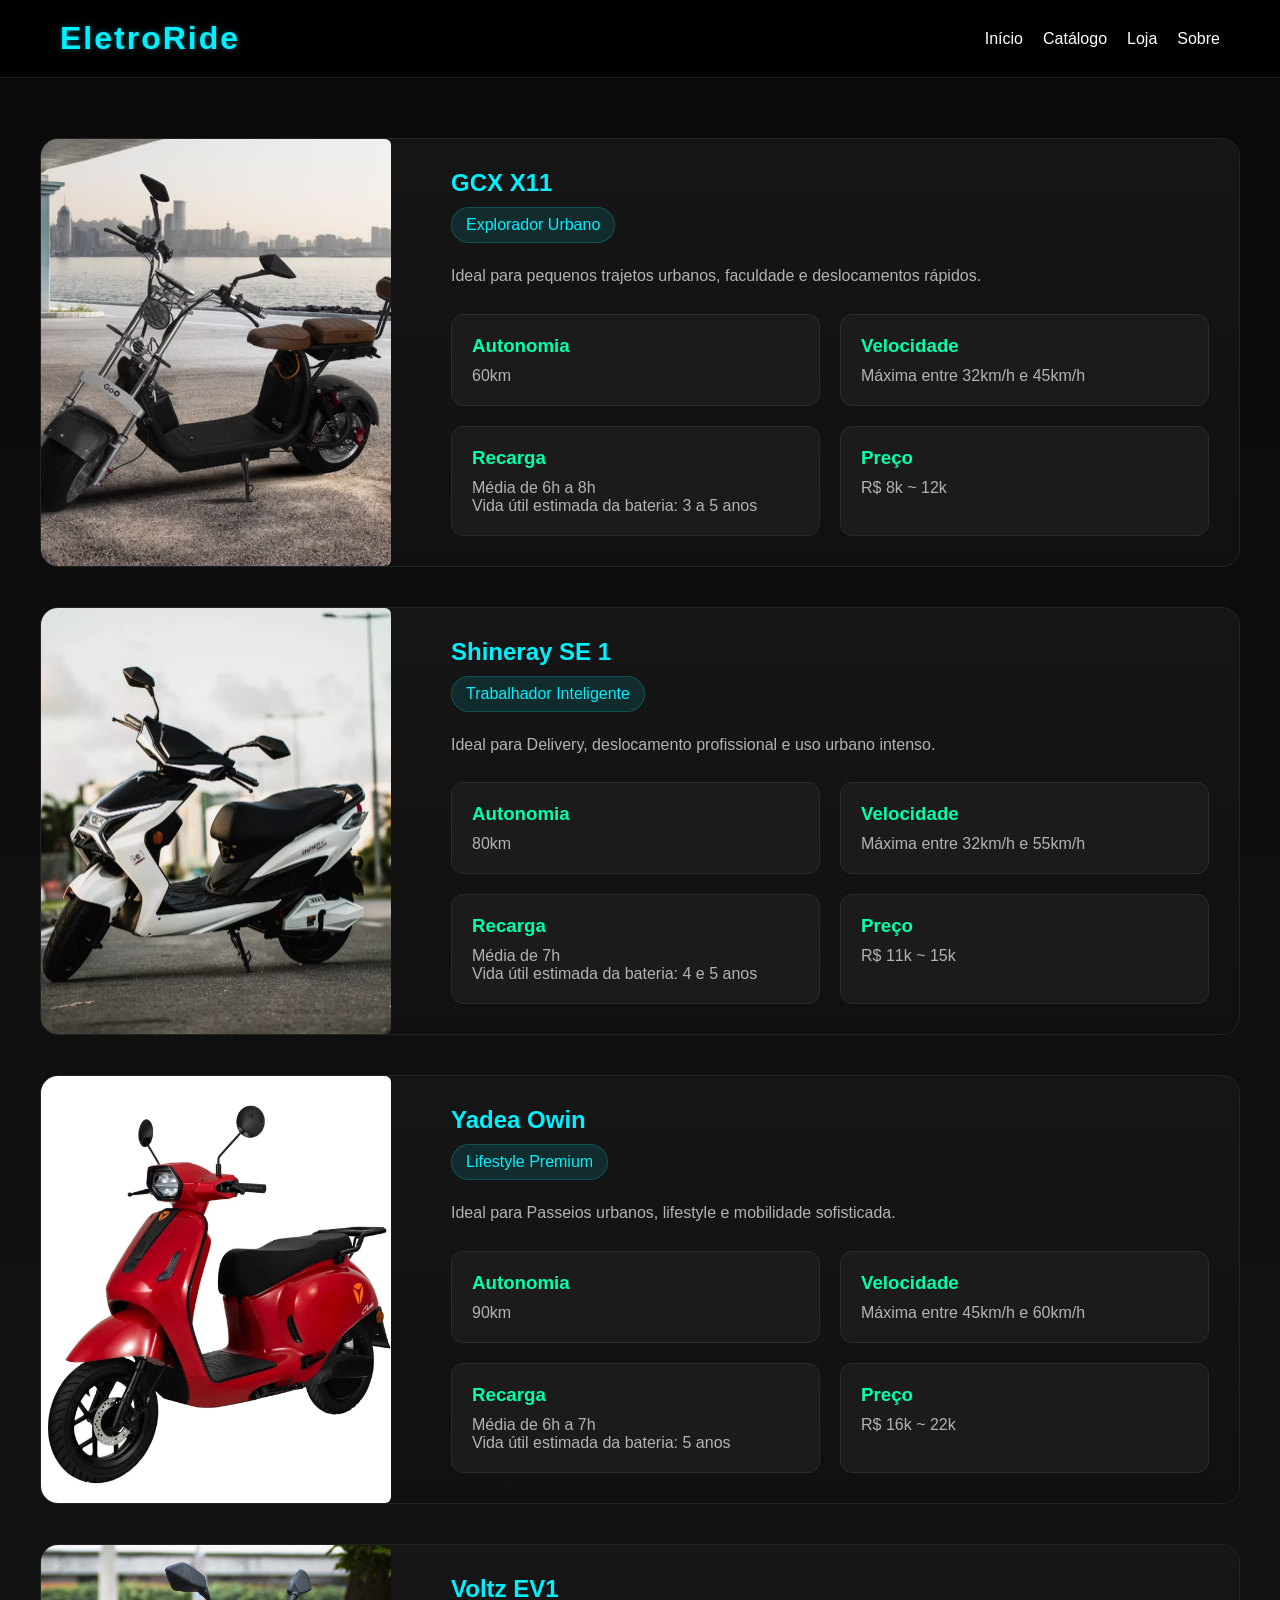
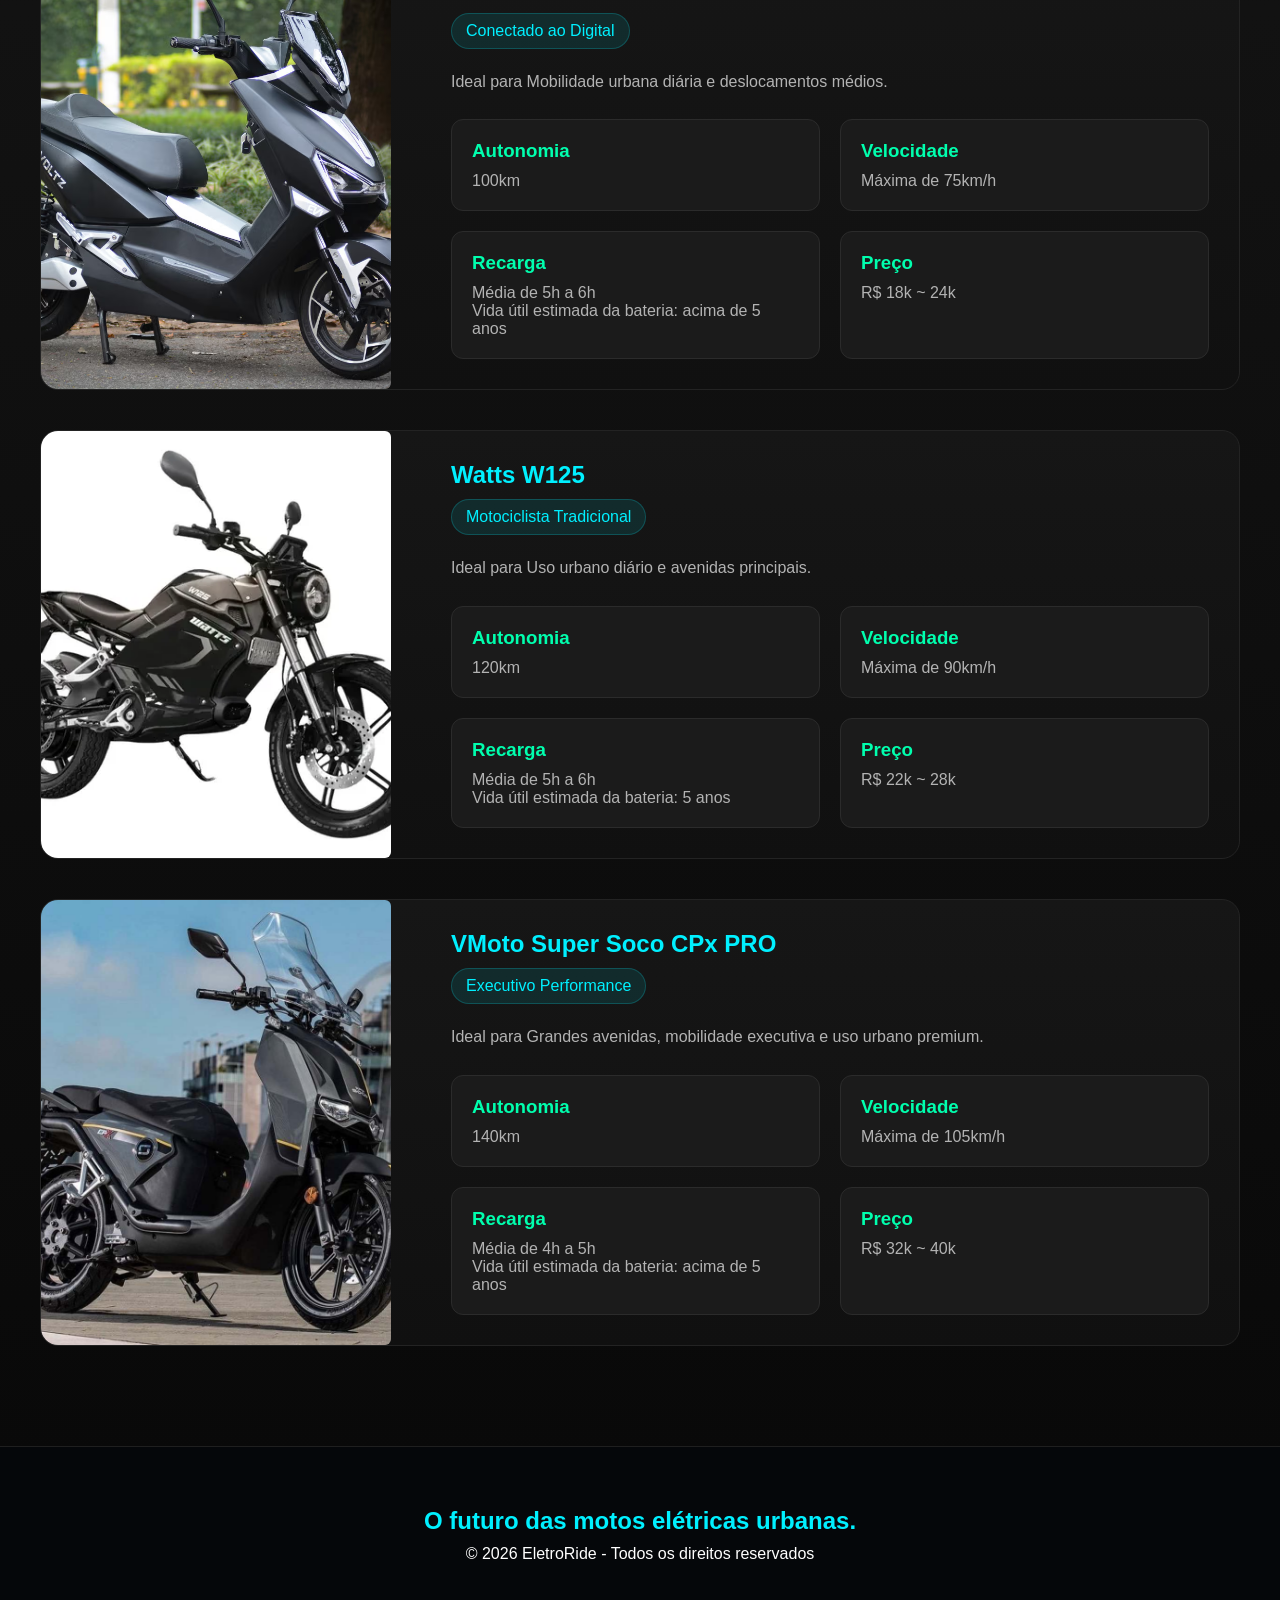
<file: pages/catalogo.html>
<!DOCTYPE html>
<html lang="pt-BR">
<head>
    <meta charset="UTF-8">
    <meta name="viewport" content="width=device-width, initial-scale=1.0">
    <link rel="stylesheet" href="../src/css/estilo.css">
    <title>Catálogo - EletroRide</title>
</head>
<body>
    <header>
        <h1>EletroRide</h1>

        <nav>
            <a href="../index.html">Início</a>
            <a href="catalogo.html">Catálogo</a>
            <a href="loja.html">Loja</a>
            <a href="sobre.html">Sobre</a>
        </nav>
    </header>

    <main class="catalogo">
        
        <div class="persona">
            <img src="../src/assets/img/moto01.jpg" alt="GCX X11">

            <div class="persona-info">
                <h2>GCX X11</h2>

                <span class="tag-persona">
                    Explorador Urbano
                </span>

                <p class="descricao-persona">
                    Ideal para pequenos trajetos urbanos, faculdade e deslocamentos rápidos.
                </p>

                <div class="dados-grid">
                    <div class="dado">
                        <h3>Autonomia</h3>
                        <p>60km</p>
                    </div>
                
                    <div class="dado">
                        <h3>Velocidade</h3>
                        <p>Máxima entre 32km/h e 45km/h</p>
                    </div>

                    <div class="dado">
                        <h3>Recarga</h3>
                        <p>Média de 6h a 8h </p>
                        <p>Vida útil estimada da bateria: 3 a 5 anos</p>
                    </div>

                    <div class="dado">
                        <h3>Preço</h3>
                        <p>R$ 8k ~ 12k</p>
                    </div>
                </div>
            </div>        
        </div>

        <div class="persona">
            <img src="../src/assets/img/moto02.jpg" alt="Shineray SE 1">

            <div class="persona-info">
                <h2>Shineray SE 1</h2>

                <span class="tag-persona">
                    Trabalhador Inteligente
                </span>

                <p class="descricao-persona">
                    Ideal para Delivery, deslocamento profissional e uso urbano intenso.
                </p>

                <div class="dados-grid">
                    <div class="dado">
                        <h3>Autonomia</h3>
                        <p>80km</p>
                    </div>
                
                    <div class="dado">
                        <h3>Velocidade</h3>
                        <p>Máxima entre 32km/h e 55km/h</p>
                    </div>

                    <div class="dado">
                        <h3>Recarga</h3>
                        <p>Média de 7h </p>
                        <p>Vida útil estimada da bateria: 4 e 5 anos</p>
                    </div>

                    <div class="dado">
                        <h3>Preço</h3>
                        <p>R$ 11k ~ 15k</p>
                    </div>
                </div>
            </div>        
        </div>

        <div class="persona">
            <img src="../src/assets/img/moto07.jpg" alt="Yadea Owin">

            <div class="persona-info">
                <h2>Yadea Owin</h2>

                <span class="tag-persona">
                    Lifestyle Premium
                </span>

                <p class="descricao-persona">
                    Ideal para Passeios urbanos, lifestyle e mobilidade sofisticada.
                </p>

                <div class="dados-grid">
                    <div class="dado">
                        <h3>Autonomia</h3>
                        <p>90km</p>
                    </div>
                
                    <div class="dado">
                        <h3>Velocidade</h3>
                        <p>Máxima entre 45km/h e 60km/h</p>
                    </div>

                    <div class="dado">
                        <h3>Recarga</h3>
                        <p>Média de 6h a 7h </p>
                        <p>Vida útil estimada da bateria: 5 anos</p>
                    </div>

                    <div class="dado">
                        <h3>Preço</h3>
                        <p>R$ 16k ~ 22k</p>
                    </div>
                </div>
            </div>        
        </div>

        <div class="persona">
            <img src="../src/assets/img/moto04.jpg" alt="Voltz EV1">

            <div class="persona-info">
                <h2>Voltz EV1</h2>

                <span class="tag-persona">
                    Conectado ao Digital
                </span>

                <p class="descricao-persona">
                    Ideal para Mobilidade urbana diária e deslocamentos médios.
                </p>

                <div class="dados-grid">
                    <div class="dado">
                        <h3>Autonomia</h3>
                        <p>100km</p>
                    </div>
                
                    <div class="dado">
                        <h3>Velocidade</h3>
                        <p>Máxima de 75km/h</p>
                    </div>

                    <div class="dado">
                        <h3>Recarga</h3>
                        <p>Média de 5h a 6h </p>
                        <p>Vida útil estimada da bateria: acima de 5 anos</p>
                    </div>

                    <div class="dado">
                        <h3>Preço</h3>
                        <p>R$ 18k ~ 24k</p>
                    </div>
                </div>
            </div>        
        </div>

        <div class="persona">
            <img src="../src/assets/img/moto08.jpg" alt="Watts W125">

            <div class="persona-info">
                <h2>Watts W125</h2>

                <span class="tag-persona">
                    Motociclista Tradicional
                </span>

                <p class="descricao-persona">
                    Ideal para Uso urbano diário e avenidas principais.
                </p>

                <div class="dados-grid">
                    <div class="dado">
                        <h3>Autonomia</h3>
                        <p>120km</p>
                    </div>
                
                    <div class="dado">
                        <h3>Velocidade</h3>
                        <p>Máxima de 90km/h</p>
                    </div>

                    <div class="dado">
                        <h3>Recarga</h3>
                        <p>Média de 5h a 6h </p>
                        <p>Vida útil estimada da bateria: 5 anos</p>
                    </div>

                    <div class="dado">
                        <h3>Preço</h3>
                        <p>R$ 22k ~ 28k</p>
                    </div>
                </div>
            </div>        
        </div>

        <div class="persona">
            <img src="../src/assets/img/moto06.jpg" alt="VMoto Super Soco CPx PRO">

            <div class="persona-info">
                <h2>VMoto Super Soco CPx PRO</h2>

                <span class="tag-persona">
                    Executivo Performance
                </span>

                <p class="descricao-persona">
                    Ideal para Grandes avenidas, mobilidade executiva e uso urbano premium.
                </p>

                <div class="dados-grid">
                    <div class="dado">
                        <h3>Autonomia</h3>
                        <p>140km</p>
                    </div>
                
                    <div class="dado">
                        <h3>Velocidade</h3>
                        <p>Máxima de 105km/h</p>
                    </div>

                    <div class="dado">
                        <h3>Recarga</h3>
                        <p>Média de 4h a 5h </p>
                        <p>Vida útil estimada da bateria: acima de 5 anos</p>
                    </div>

                    <div class="dado">
                        <h3>Preço</h3>
                        <p>R$ 32k ~ 40k</p>
                    </div>
                </div>
            </div>        
        </div>

    </main>

    <footer>
        <div class="footer-conteudo">
            <h2>O futuro das motos elétricas urbanas.</h2>
            <p class="copyright">© 2026 EletroRide - Todos os direitos reservados</p>
        </div>
    </footer>

</body>
</html>
</file>
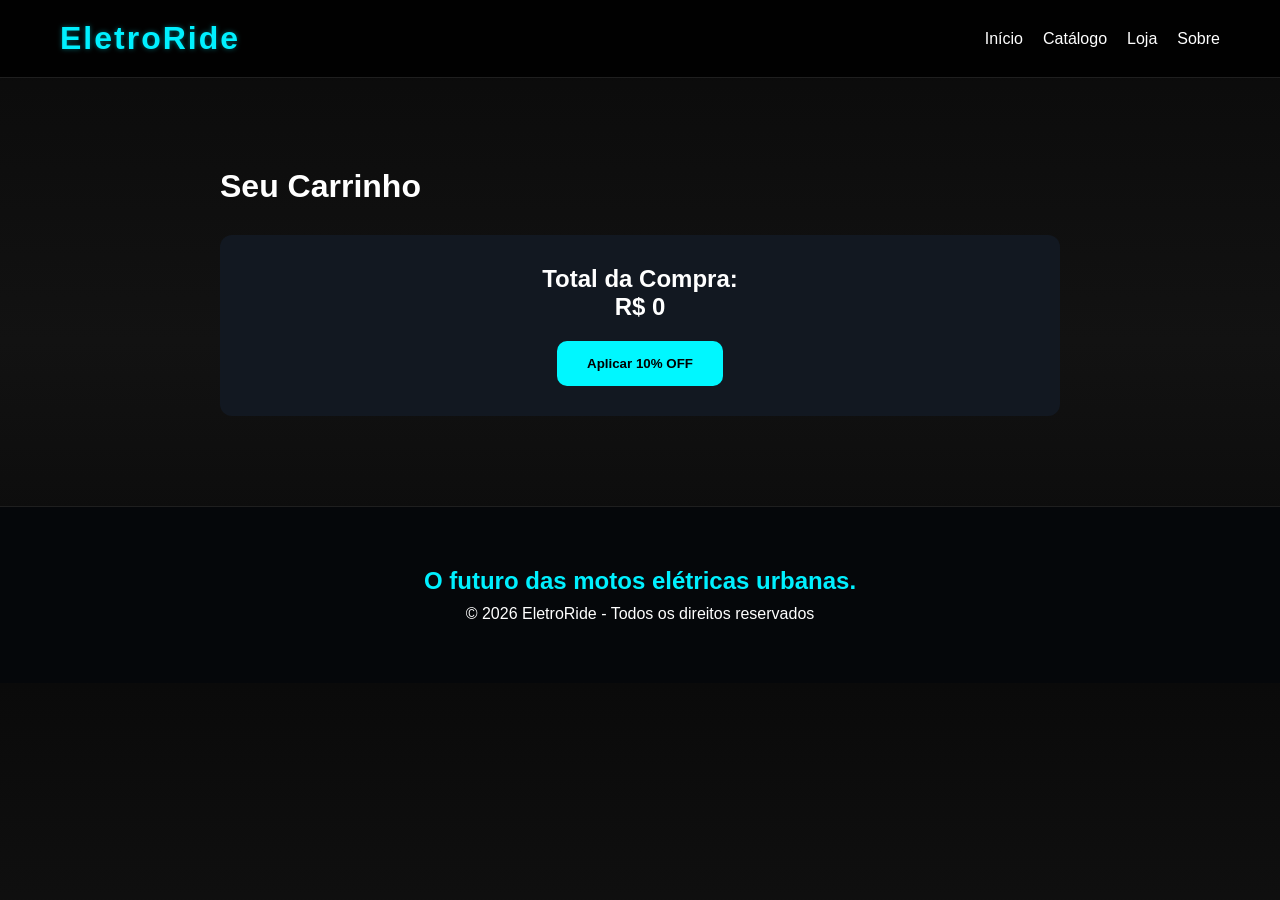
<file: pages/loja.html>
<!DOCTYPE html>
<html lang="pt-BR">
<head>
    <meta charset="UTF-8">
    <meta name="viewport" content="width=device-width, initial-scale=1.0">
    <link rel="stylesheet" href="../src/css/estilo.css">
    <title>Loja - EletroRide</title>
</head>
<body>
    <header>
        <h1>EletroRide</h1>

        <nav>
            <a href="../index.html">Início</a>
            <a href="catalogo.html">Catálogo</a>
            <a href="loja.html">Loja</a>
            <a href="sobre.html">Sobre</a>
        </nav>
    </header>

    <main class="carrinho">
        <h1>Seu Carrinho</h1>

        <!-- Lista de produtos do carrinho -->
        <div id="lista-carrinho"></div>

        <div class="total-box">
            <!-- Valor total -->
            <h2>
                Total da Compra:
                <span id="total-compra"></span>
            </h2>

            <!-- Botão de desconto -->
            <button id="btn-desconto">
                Aplicar 10% OFF
            </button>
        </div>
    </main>

    <footer>
        <div class="footer-conteudo">
            <h2>O futuro das motos elétricas urbanas.</h2>
            <p class="copyright">© 2026 EletroRide - Todos os direitos reservados</p>
        </div>
    </footer>

    <script src="../src/js/script.js"></script>




</body>
</html>
</file>
<file: src/css/estilo.css>
/* Reset Global para remover estilos automaticos do navegador */
*{
    margin: 0;
    padding: 0;
    box-sizing: border-box;
}

:root{
    --preto: #0f0f0f;
    --cinza-card: #1b1b1b;
    --cinza-borda: #2d2d2d;

    --neon: #00f0ff;
    --verde-neon: #00ffae;

    --texto: #f5f5f5;
    --texto-secundario: #b3b3b3;
}

/* Estilo principal do site */
body{
    font-family: Arial, Helvetica, sans-serif;
    background: linear-gradient(
    180deg,
    #0a0a0a,
    #121212,
    #080808
    );

    color: white;
}

/* Cabeçalho Principal */
header{
    display: flex;
    justify-content: space-between;
    align-items: center;

    padding: 20px 60px;
    background-color: rgba(0,0,0,0.85);
    border-bottom: 1px solid #1f1f1f;
    position: sticky;
    top: 0;
    backdrop-filter: blur(10px);
    z-index: 999;
}

header h1{
    color: var(--neon);
    letter-spacing: 2px;
    text-shadow:
        0 0 5px rgba(0,240,255,0.4);
}

/* Links do menu */
nav{
    display: flex;
    gap: 20px;
}

nav a{
    color: white;
    text-decoration: none;
    transition: 0.3s;
    position: relative;
}

nav a:hover{
    color: var(--neon);
}

/* Área de destaque principal */
.banner{
    /* ... seu código atual ... */

    /* Evita desfoque ao redimensionar a imagem */
    background-repeat: no-repeat;
    min-height: 90vh;

    display: flex;
    flex-direction: column;
    justify-content: center;
    align-items: center;
    text-align: center;
    padding: 40px;
    background:
        linear-gradient(
            rgba(0,0,0,0.7),
            rgba(0,0,0,0.8)
        ),
        url("/cp3-web-ecommerce-motos-eletricas/src/assets/img/bmw.jpg");

    background-size: cover;
    background-position: center;
}

.banner h2{
    font-size: 4rem;
    max-width: 700px;
    color: white;
    text-shadow:
        0 0 20px rgba(0,240,255,0.25);
}

.banner p{
    margin-top: 20px;
    font-size: 1.2rem;
    color: var(--texto-secundario);
    max-width: 600px;
}

/* Container dos produtos */
#produtos{
    padding: 60px 40px;
}

#produtos h2{
    text-align: center;
    margin-bottom: 40px;
    font-size: 2rem;
    color: #00f7ff;
}

#container-produtos{
    display: flex;
    flex-wrap: wrap;
    gap: 30px;

    justify-content: center;
}

/* Card individual de produto */
.card{
    width: 340px;
    background: linear-gradient(
        180deg,
        #1b1b1b,
        #121212
    );

    border: 1px solid #2a2a2a;
    border-radius: 16px;
    overflow: hidden;
    padding: 20px;
    transition: 0.4s;
    position: relative;
}

/* Efeito visual ao passar mouse */
.card:hover{
    transform:
        translateY(-8px)
        scale(1.02);

    border-color: rgba(0,240,255,0.5);
    box-shadow:
        0 0 25px rgba(0,240,255,0.15);
}

/* Imagem do card */
.card img{
    width: 100%;
    height: 200px;
    object-fit: cover;
    border-radius: 3px;
}

.card-conteudo{
    padding: 20px;
}

/* Nome do produto */
.card h3{
    margin-bottom: 10px;
    color: #00f7ff;
}

.card p{
    color: #cccccc;
    margin-bottom: 15px;
}

.card span{
    display: block;
    font-size: 1.4rem;
    font-weight: bold;
    margin-bottom: 20px;
}

.card button{
    width: 100%;
    padding: 14px;
    border: none;
    border-radius: 10px;
    background: linear-gradient(
        90deg,
        var(--neon),
        var(--verde-neon)
    );
    color: black;
    font-weight: bold;
    cursor: pointer;
    transition: 0.3s;
}

.card button:hover{
    transform: scale(1.03);
    box-shadow:
        0 0 20px rgba(0,255,174,0.35);
}

/* =========================
CARRINHO
========================= */

.carrinho{
    max-width: 900px;
    margin: 60px auto;
    padding: 30px;
}


.item-carrinho{
    background-color: #121821;
    padding: 20px;
    border-radius: 10px;
    margin-bottom: 20px;
    border: 1px solid #00f7ff22;
}


.total-box{
    margin-top: 30px;
    background-color: #121821;
    padding: 30px;
    border-radius: 12px;
    text-align: center;
}


.total-box h2{
    margin-bottom: 20px;
}


#btn-desconto{
    padding: 15px 30px;
    border: none;

    border-radius: 10px;
    background-color: #00f7ff;
    color: black;
    font-weight: bold;
    cursor: pointer;
}


/* =========================
CATÁLOGO / PERSONAS
========================= */

.catalogo{
    padding: 60px 40px;
}

/* =========================
PERSONA CARD MELHORADO
========================= */

.persona{
    display: flex;
    gap: 30px;
    background: linear-gradient(
        180deg,
        #161616,
        #101010
    );

    border: 1px solid #232323;
    border-radius: 18px;
    overflow: hidden;
    margin-bottom: 40px;
    transition: 0.4s;
}


.persona:hover{
    transform: translateY(-5px);
    border-color: rgba(0,240,255,0.4);
    box-shadow:
        0 0 25px rgba(0,240,255,0.12);
}

.persona img{
    width: 350px;
    object-fit: cover;
    /* Evita desfoque ao redimensionar a imagem */
    background-repeat: no-repeat;
    
    /* Melhora a nitidez em telas de alta resolução (Retina) */
    image-rendering: -webkit-optimize-contrast;
    image-rendering: crisp-edges;
    min-height: 20vh;
    border-radius: 6px;
    
}

.persona-info{
    padding: 30px;
    flex: 1;
}

.persona-info h2{
    color: var(--neon);
    margin-bottom: 10px;
}

.tag-persona{
    display: inline-block;
    padding: 8px 14px;
    background-color: rgba(0,240,255,0.1);
    border: 1px solid rgba(0,240,255,0.2);
    border-radius: 30px;
    margin-bottom: 20px;
    color: var(--neon);
}


.descricao-persona{
    color: var(--texto-secundario);
    margin-bottom: 25px;
    line-height: 1.6;
}


/* GRID DOS DADOS */

.dados-grid{
    color: var(--texto-secundario);
    display: grid;

    grid-template-columns:
    repeat(2, 1fr);
    gap: 20px;
}


.dado{
    background-color: #1b1b1b;
    padding: 20px;
    border-radius: 12px;
    border: 1px solid #2b2b2b;
}


.dado h3{
    color: var(--verde-neon);
    margin-bottom: 10px;
}

/* =========================
TOAST
========================= */

#toast{
    position: fixed;
    bottom: 30px;
    right: 30px;

    background-color: #111;
    color: white;
    padding: 18px 24px;
    border-left: 4px solid var(--verde-neon);
    border-radius: 10px;
    opacity: 0;
    transform: translateY(30px);
    transition: 0.4s;
    z-index: 9999;
}

#toast.show{
    opacity: 1;
    transform: translateY(0);
}

.item-carrinho{
    display: flex;
    justify-content: space-between;
    align-items: center;
}


.btn-remover{
    background-color: crimson;
    border: none;
    padding: 10px 14px;
    border-radius: 8px;
    color: white;
    cursor: pointer;
}

/* ================================================
Estilização da aba Sobre
================================================ */

.sobre-container{
    padding: 80px 40px;
    /* ... seu código atual ... */

    /* Evita desfoque ao redimensionar a imagem */
    background-repeat: no-repeat;
    
    min-height: 90vh;

    display: flex;
    flex-direction: column;
    justify-content: center;
    align-items: center;
    text-align: center;
    padding: 40px;
    background:
        linear-gradient(
            rgba(0,0,0,0.7),
            rgba(0,0,0,0.8)
        ),
        url("/cp3-web-ecommerce-motos-eletricas/src/assets/img/bmw.jpg");

    background-size: cover;
    background-position: center;
}


.sobre-hero{
    text-align: center;
    max-width: 800px;
    margin: 0 auto 60px;
}


.sobre-hero h2{
    font-size: 3rem;
    color: var(--neon);
    margin-bottom: 20px;
}


.sobre-hero p{
    color: var(--texto-secundario);
    line-height: 1.8;
}


.sobre-cards{
    display: flex;
    gap: 30px;
    justify-content: center;
    flex-wrap: wrap;
}


.sobre-card{
    width: 300px;
    background-color: #161616;
    padding: 30px;
    border-radius: 14px;
    border: 1px solid #2a2a2a;
    transition: 0.4s;
}


.sobre-card:hover{
    transform: translateY(-6px);
    border-color: rgba(0,240,255,0.4);
}

footer{
    background-color: #05070a;
    padding: 60px 20px 30px;
    border-top: 1px solid #1f1f1f;
}


.footer-conteudo{
    text-align: center;
    margin-bottom: 30px;
}


.footer-conteudo h2{
    color: var(--neon);
    margin-bottom: 10px;
}


.footer-links{
    margin-top: 20px;
    display: flex;
    justify-content: center;
    gap: 20px;
}


.footer-links a{
    color: white;
    text-decoration: none;
}

/* ================================================
IMAGEM DOS PRODUTOS NO CARRINHO
================================================ */

.item-info{
    display: flex;
    align-items: center;
    gap: 20px;
}


.imagem-carrinho{
    width: 90px;
    height: 70px;

    object-fit: cover;
    border-radius: 10px;
    border: 1px solid #2a2a2a;
}
</file>
